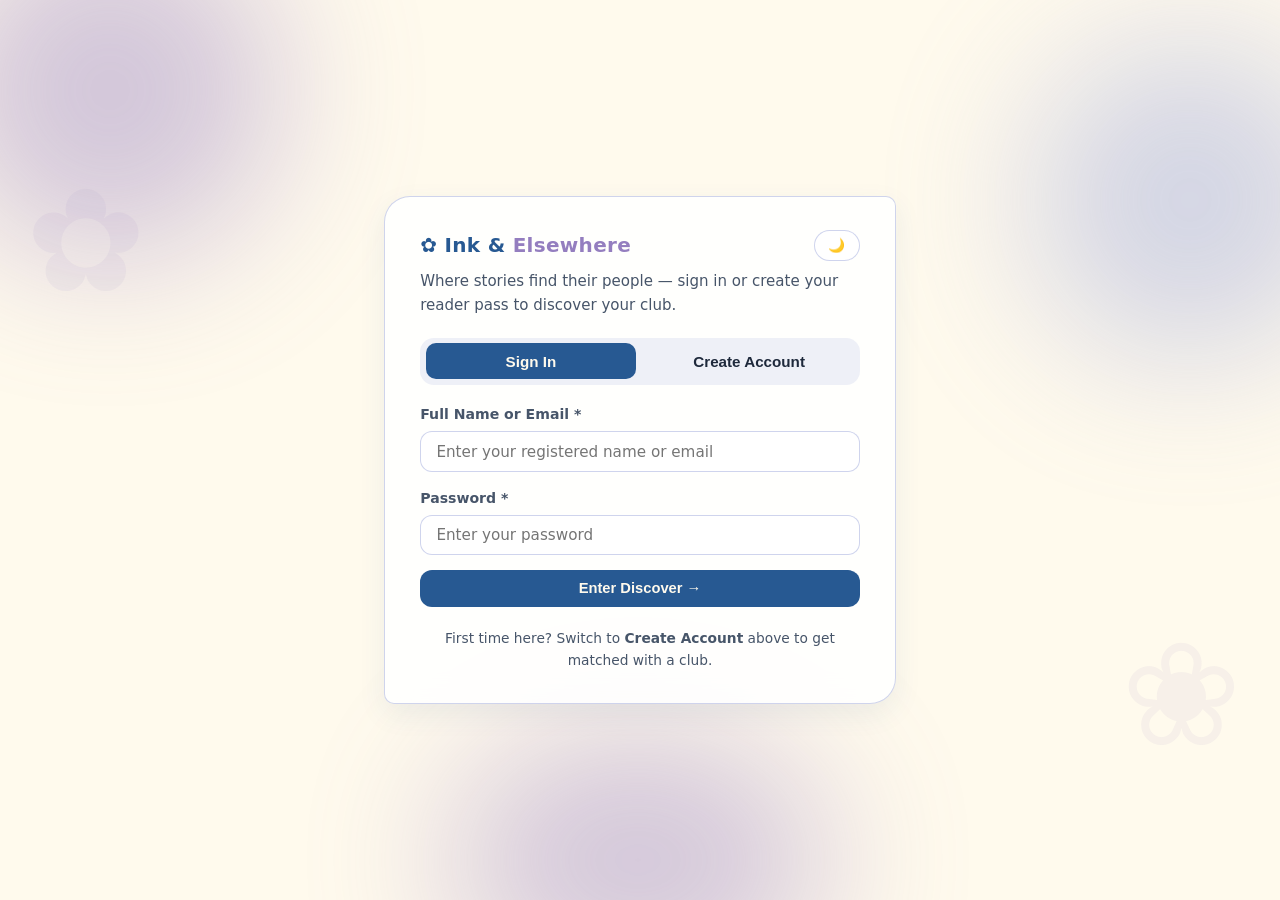
<file: index.html>
<!DOCTYPE html>
<html lang="en">
<head>
  <meta charset="UTF-8">
  <meta http-equiv="refresh" content="0; url=login.html">
  <title>Ink &amp; Elsewhere — Redirecting to Sign In</title>
  <script>
    window.location.replace("login.html");
  </script>
</head>
<body>
  <p>Opening <a href="login.html">Ink &amp; Elsewhere Sign In</a>...</p>
</body>
</html>
</file>
<file: style.css>
/* =========================================================
   Ink & Elsewhere — Global Stylesheet
   Palette: Vanilla Cloud (#FFFAED), Dusty Iris (#95A1D8),
            Atlantic Blue (#275992), Wisteria (#947EBF)
   Author: Tanzil
   ========================================================= */

:root {
  --bg-main: #FFFAED;
  --surface: rgba(255, 255, 255, 0.88);
  --surface-solid: #FFFFFF;
  --primary: #275992;
  --primary-hover: #1d4470;
  --accent: #95A1D8;
  --wisteria: #947EBF;
  --text-main: #1E293B;
  --text-muted: #475569;
  --border-soft: rgba(149, 161, 216, 0.45);
  --shadow-soft: 0 10px 28px rgba(39, 89, 146, 0.08);
}

body.dark-mode {
  --bg-main: #121526;
  --surface: rgba(28, 33, 56, 0.9);
  --surface-solid: #1C2138;
  --primary: #7FA4E0;
  --primary-hover: #9BB8EB;
  --accent: #95A1D8;
  --wisteria: #B39DDB;
  --text-main: #F1F5F9;
  --text-muted: #CBD5E1;
  --border-soft: rgba(149, 161, 216, 0.28);
  --shadow-soft: 0 12px 30px rgba(0, 0, 0, 0.35);
}

* {
  box-sizing: border-box;
  margin: 0;
  padding: 0;
}

body {
  font-family: "Segoe UI", system-ui, -apple-system, sans-serif;
  background-color: var(--bg-main);
  color: var(--text-main);
  line-height: 1.6;
  min-height: 100vh;
  position: relative;
  overflow-x: hidden;
  transition: background-color 0.3s ease, color 0.3s ease;
}

.hidden {
  display: none !important;
}

.visually-hidden {
  position: absolute;
  width: 1px;
  height: 1px;
  overflow: hidden;
  clip: rect(0, 0, 0, 0);
}

/* Blurred Floral Background Auras */
.floral-aura {
  position: fixed;
  border-radius: 50%;
  filter: blur(75px);
  z-index: -2;
  pointer-events: none;
  opacity: 0.42;
}

.aura-top-left {
  width: 340px;
  height: 340px;
  background: #947EBF;
  top: -80px;
  left: -60px;
}

.aura-top-right {
  width: 320px;
  height: 320px;
  background: #95A1D8;
  top: 40px;
  right: -70px;
}

.aura-bottom {
  width: 380px;
  height: 260px;
  background: #947EBF;
  bottom: -90px;
  left: 35%;
}

.flower-watermark {
  position: fixed;
  font-size: 9rem;
  color: var(--wisteria);
  opacity: 0.08;
  z-index: -1;
  pointer-events: none;
  user-select: none;
}

.flower-left {
  top: 14%;
  left: 2%;
}

.flower-right {
  bottom: 10%;
  right: 3%;
}

/* Floating Pill Navigation Bar */
header {
  padding: 1.1rem 1.5rem 0;
}

.nav {
  max-width: 1180px;
  margin: 0 auto;
  background: var(--surface);
  backdrop-filter: blur(10px);
  border: 1px solid var(--border-soft);
  border-radius: 999px;
  padding: 0.75rem 1.5rem;
  display: flex;
  align-items: center;
  justify-content: space-between;
  flex-wrap: wrap;
  gap: 0.9rem;
  box-shadow: var(--shadow-soft);
}

.logo {
  font-size: 1.25rem;
  font-weight: 700;
  color: var(--primary);
  letter-spacing: 0.3px;
}

.logo span {
  color: var(--wisteria);
}

.nav-links {
  list-style: none;
  display: flex;
  gap: 0.6rem;
  flex-wrap: wrap;
}

.nav-links a {
  text-decoration: none;
  color: var(--text-main);
  font-weight: 600;
  font-size: 0.95rem;
  padding: 0.45rem 1rem;
  border-radius: 999px;
  transition: all 0.2s ease;
}

.nav-links a:hover,
.nav-links a.active {
  background: var(--primary);
  color: #FFFAED;
}

body.dark-mode .nav-links a:hover,
body.dark-mode .nav-links a.active {
  color: #121526;
}

.nav-actions {
  display: flex;
  align-items: center;
  gap: 0.65rem;
  flex-wrap: wrap;
}

.user-pill {
  background: rgba(149, 161, 216, 0.22);
  border: 1px solid var(--border-soft);
  padding: 0.35rem 0.85rem;
  border-radius: 999px;
  font-size: 0.88rem;
  font-weight: 600;
}

.nav-status {
  font-size: 0.9rem;
  font-weight: 600;
}

.theme-btn,
.signout-btn {
  border: 1px solid var(--border-soft);
  background: var(--surface-solid);
  color: var(--text-main);
  padding: 0.4rem 0.85rem;
  border-radius: 999px;
  cursor: pointer;
  font-weight: 600;
  font-size: 0.85rem;
  transition: transform 0.15s ease, background 0.2s ease;
}

.theme-btn:hover {
  transform: scale(1.06);
}

.signout-btn:hover {
  background: #fee2e2;
  color: #991b1b;
  border-color: #fca5a5;
}

/* Main Container & Hero */
main {
  max-width: 1180px;
  margin: 1.75rem auto 3rem;
  padding: 0 1.5rem;
}

.hero {
  background: var(--surface);
  backdrop-filter: blur(8px);
  border: 1px solid var(--border-soft);
  border-radius: 22px;
  padding: 1.75rem 2rem;
  margin-bottom: 1.5rem;
  display: flex;
  justify-content: space-between;
  align-items: center;
  flex-wrap: wrap;
  gap: 1.25rem;
  box-shadow: var(--shadow-soft);
}

.hero h1 {
  color: var(--primary);
  font-size: 1.85rem;
  margin-bottom: 0.35rem;
}

.hero p {
  color: var(--text-muted);
  max-width: 600px;
}

.controls {
  display: flex;
  gap: 0.75rem;
  flex-wrap: wrap;
}

input[type="text"],
input[type="email"],
input[type="password"],
input[type="number"],
select,
textarea {
  font-family: inherit;
  font-size: 0.95rem;
  padding: 0.65rem 0.95rem;
  border-radius: 12px;
  border: 1px solid var(--border-soft);
  background: var(--surface-solid);
  color: var(--text-main);
  outline: none;
  transition: border-color 0.2s ease;
}

input:focus,
select:focus,
textarea:focus {
  border-color: var(--primary);
}

/* =========================================================
   LOGIN / CREATE ACCOUNT GATE (login.html)
   ========================================================= */
.auth-body {
  display: flex;
  align-items: center;
  justify-content: center;
  padding: 1.5rem;
}

.auth-wrapper {
  width: 100%;
  max-width: 560px;
  margin: 0 auto;
}

.auth-card {
  background: var(--surface);
  backdrop-filter: blur(12px);
  border: 1px solid var(--border-soft);
  border-radius: 26px 10px 26px 10px;
  padding: 2rem 2.2rem;
  box-shadow: var(--shadow-soft);
}

.auth-top-row {
  display: flex;
  justify-content: space-between;
  align-items: center;
  margin-bottom: 0.5rem;
}

.auth-tagline {
  color: var(--text-muted);
  font-size: 0.94rem;
  margin-bottom: 1.25rem;
}

.auth-tabs {
  display: grid;
  grid-template-columns: 1fr 1fr;
  gap: 0.5rem;
  background: rgba(149, 161, 216, 0.16);
  padding: 0.35rem;
  border-radius: 14px;
  margin-bottom: 1.15rem;
}

.auth-tab {
  border: none;
  background: transparent;
  color: var(--text-main);
  font-weight: 700;
  font-size: 0.95rem;
  padding: 0.6rem;
  border-radius: 10px;
  cursor: pointer;
  transition: all 0.2s ease;
}

.auth-tab.active {
  background: var(--primary);
  color: #FFFAED;
}

body.dark-mode .auth-tab.active {
  color: #121526;
}

.auth-message {
  font-size: 0.9rem;
  font-weight: 600;
  margin-bottom: 0.85rem;
  color: #b91c1c;
}

.auth-message.success {
  color: #15803d;
}

body.dark-mode .auth-message {
  color: #fca5a5;
}

body.dark-mode .auth-message.success {
  color: #86efac;
}

.password-hint {
  font-size: 0.8rem;
  color: var(--text-muted);
}

.auth-switch-hint {
  font-size: 0.86rem;
  color: var(--text-muted);
  text-align: center;
  margin-top: 0.35rem;
}

/* =========================================================
   DISCOVER PAGE: MATCH BANNER & 5 READING CIRCLES
   ========================================================= */
.interest-banner {
  background: rgba(148, 126, 191, 0.15);
  border: 1px solid var(--border-soft);
  border-radius: 16px;
  padding: 0.85rem 1.25rem;
  margin-bottom: 1.5rem;
  display: flex;
  justify-content: space-between;
  align-items: center;
  flex-wrap: wrap;
  gap: 0.75rem;
  font-size: 0.94rem;
}

.clubs-showcase {
  display: grid;
  grid-template-columns: repeat(auto-fit, minmax(210px, 1fr));
  gap: 1rem;
  margin-top: 0.75rem;
}

.club-pill-card {
  background: var(--surface-solid);
  border: 1px solid var(--border-soft);
  border-radius: 18px 6px 18px 6px;
  padding: 1.1rem;
  display: flex;
  flex-direction: column;
  justify-content: space-between;
  gap: 0.75rem;
  transition: transform 0.2s ease, border-color 0.2s ease;
}

.club-pill-card:hover {
  transform: translateY(-3px);
}

.club-pill-card.recommended-club {
  border: 2px solid var(--wisteria);
  box-shadow: 0 8px 20px rgba(148, 126, 191, 0.18);
}

.club-pill-card h3 {
  font-size: 1.05rem;
  color: var(--primary);
  margin-bottom: 0.2rem;
}

.club-vibe-tag {
  display: inline-block;
  font-size: 0.76rem;
  font-weight: 700;
  padding: 0.2rem 0.6rem;
  border-radius: 999px;
  background: rgba(148, 126, 191, 0.2);
  color: var(--wisteria);
  margin-bottom: 0.35rem;
}

/* Admin Collapsible Panel */
.admin-panel-wrapper {
  margin-bottom: 1.5rem;
}

.admin-details {
  background: var(--surface);
  border: 1px solid var(--border-soft);
  border-radius: 16px;
  padding: 0.9rem 1.3rem;
  box-shadow: var(--shadow-soft);
}

.admin-details summary {
  cursor: pointer;
  font-weight: 700;
  color: var(--primary);
}

.admin-form {
  margin-top: 1rem;
  display: flex;
  flex-direction: column;
  gap: 0.9rem;
}

.form-row {
  display: grid;
  grid-template-columns: repeat(auto-fit, minmax(210px, 1fr));
  gap: 0.9rem;
}

.form-group {
  display: flex;
  flex-direction: column;
  gap: 0.35rem;
}

.form-group label {
  font-size: 0.88rem;
  font-weight: 600;
  color: var(--text-muted);
}

/* Dashboard Two-Column Grid */
.dashboard {
  display: grid;
  grid-template-columns: 2.2fr 1fr;
  gap: 1.5rem;
  align-items: start;
}

.club-activities-grid {
  display: grid;
  grid-template-columns: repeat(auto-fit, minmax(320px, 1fr));
  gap: 1.5rem;
  margin-bottom: 1.5rem;
}

/* Book Grid & Cards */
.book-grid {
  display: grid;
  grid-template-columns: repeat(auto-fill, minmax(250px, 1fr));
  gap: 1.25rem;
}

.book-card,
.card-section,
.activity-panel {
  background: var(--surface);
  backdrop-filter: blur(8px);
  border: 1px solid var(--border-soft);
  border-radius: 20px 8px 20px 8px;
  padding: 1.35rem;
  box-shadow: var(--shadow-soft);
}

.book-card {
  display: flex;
  flex-direction: column;
  justify-content: space-between;
  gap: 0.85rem;
  transition: transform 0.2s ease, box-shadow 0.2s ease;
}

.book-card:hover {
  transform: translateY(-4px);
}

.card-section {
  margin-bottom: 1.5rem;
}

.card-section h2,
.activity-panel h2 {
  color: var(--primary);
  font-size: 1.25rem;
  margin-bottom: 0.4rem;
}

.section-sub {
  color: var(--text-muted);
  font-size: 0.92rem;
  margin-bottom: 0.85rem;
}

.card-top {
  display: flex;
  gap: 0.9rem;
  margin-bottom: 0.7rem;
}

.book-cover {
  width: 64px;
  height: 92px;
  object-fit: cover;
  border-radius: 10px;
  border: 1px solid var(--border-soft);
  flex-shrink: 0;
}

.book-info h3 {
  font-size: 1.02rem;
  color: var(--text-main);
  margin-bottom: 0.2rem;
}

.book-info p {
  font-size: 0.85rem;
  color: var(--text-muted);
}

.stars {
  color: #d97706;
  font-size: 0.88rem;
  margin-top: 0.2rem;
}

.genre-tag,
.reader-badge {
  display: inline-block;
  background: rgba(149, 161, 216, 0.24);
  color: var(--primary);
  font-size: 0.78rem;
  font-weight: 700;
  padding: 0.24rem 0.68rem;
  border-radius: 999px;
}

/* Buttons */
.join-btn {
  background: var(--primary);
  color: #FFFAED;
  border: none;
  border-radius: 12px;
  padding: 0.65rem 1.15rem;
  font-weight: 700;
  font-size: 0.92rem;
  cursor: pointer;
  transition: background 0.2s ease, transform 0.15s ease;
}

body.dark-mode .join-btn {
  color: #121526;
}

.join-btn:hover {
  background: var(--primary-hover);
}

.join-btn.joined {
  background: var(--wisteria);
  color: #FFFAED;
}

.secondary-btn {
  background: rgba(149, 161, 216, 0.25);
  color: var(--text-main);
  border: 1px solid var(--border-soft);
  border-radius: 12px;
  padding: 0.6rem 1.1rem;
  font-weight: 700;
  cursor: pointer;
}

.clear-btn {
  background: transparent;
  border: 1px solid var(--border-soft);
  color: var(--text-muted);
  padding: 0.35rem 0.75rem;
  border-radius: 8px;
  cursor: pointer;
  font-size: 0.82rem;
  font-weight: 600;
}

.clear-btn:hover {
  border-color: var(--primary);
  color: var(--primary);
}

/* Activity & Notifications */
.panel-header {
  display: flex;
  justify-content: space-between;
  align-items: center;
  flex-wrap: wrap;
  gap: 0.75rem;
  margin-bottom: 0.85rem;
}

.activity-list {
  list-style: none;
  display: flex;
  flex-direction: column;
  gap: 0.65rem;
}

.activity-list li {
  background: var(--surface-solid);
  border: 1px solid var(--border-soft);
  border-radius: 12px;
  padding: 0.65rem 0.85rem;
  font-size: 0.88rem;
}

/* =========================================================
   CLUB ROOM: COMPACT POMODORO, FULL-SCREEN CLOCK, SCHEDULE, QUIZ
   ========================================================= */
.compact-pomodoro {
  background: var(--surface-solid);
  border: 1px solid var(--border-soft);
  border-radius: 16px;
  padding: 0.75rem 1.1rem;
  display: flex;
  align-items: center;
  gap: 1rem;
  flex-wrap: wrap;
}

.compact-pomo-info {
  display: flex;
  flex-direction: column;
}

.pomo-label {
  font-size: 0.78rem;
  font-weight: 700;
  color: var(--text-muted);
}

.compact-time {
  font-size: 1.45rem;
  font-weight: 800;
  color: var(--primary);
  font-variant-numeric: tabular-nums;
}

.compact-pomo-actions {
  display: flex;
  gap: 0.5rem;
}

/* Full-Screen Distraction-Free Clock Overlay */
.fullscreen-pomo {
  position: fixed;
  inset: 0;
  background: #121526;
  color: #FFFAED;
  z-index: 9999;
  display: flex;
  flex-direction: column;
  align-items: center;
  justify-content: center;
  gap: 2rem;
}

.fullscreen-clock {
  font-size: clamp(4.5rem, 18vw, 11rem);
  font-weight: 800;
  letter-spacing: 4px;
  color: #FFFAED;
  font-variant-numeric: tabular-nums;
}

.fullscreen-controls {
  display: flex;
  gap: 1rem;
}

.fs-exit-btn {
  color: #CBD5E1;
  border-color: rgba(203, 213, 225, 0.35);
}

.schedule-builder-form {
  display: grid;
  grid-template-columns: repeat(auto-fit, minmax(150px, 1fr));
  gap: 0.65rem;
  margin-bottom: 1rem;
}

.table-wrapper {
  overflow-x: auto;
}

.schedule-table {
  width: 100%;
  border-collapse: collapse;
  margin-top: 0.5rem;
  font-size: 0.92rem;
}

.schedule-table caption {
  font-weight: 700;
  color: var(--text-muted);
  margin-bottom: 0.5rem;
  text-align: left;
}

.schedule-table th,
.schedule-table td {
  border: 1px solid var(--border-soft);
  padding: 0.7rem 0.85rem;
  text-align: left;
}

.schedule-table th {
  background: rgba(39, 89, 146, 0.12);
  color: var(--primary);
}

.quiz-fieldset {
  border: 1px solid var(--border-soft);
  border-radius: 12px;
  padding: 0.8rem 1rem;
  margin-bottom: 0.85rem;
}

.quiz-fieldset legend {
  font-weight: 700;
  font-size: 0.92rem;
  padding: 0 0.35rem;
}

.quiz-fieldset label {
  display: block;
  margin-top: 0.4rem;
  font-size: 0.9rem;
  cursor: pointer;
}

.status-note {
  margin-top: 0.75rem;
  font-weight: 700;
  color: var(--primary);
}

.discussion-list {
  display: flex;
  flex-direction: column;
  gap: 0.8rem;
}

.review-card {
  background: var(--surface-solid);
  border: 1px solid var(--border-soft);
  border-radius: 14px;
  padding: 0.9rem 1rem;
}

.review-meta {
  font-size: 0.86rem;
  color: var(--text-muted);
  margin-bottom: 0.4rem;
}

.review-card blockquote {
  border-left: 3px solid var(--wisteria);
  padding-left: 0.75rem;
  font-style: italic;
}

/* =========================================================
   PROFILE PAGE & MULTI-BOOK PROGRESS TRACKER
   ========================================================= */
.profile-header-box {
  display: flex;
  align-items: center;
  gap: 1.1rem;
  margin-bottom: 1.1rem;
}

.avatar-circle {
  width: 64px;
  height: 64px;
  border-radius: 50%;
  background: linear-gradient(135deg, var(--primary), var(--wisteria));
  color: #FFFAED;
  font-size: 1.65rem;
  font-weight: 800;
  display: flex;
  align-items: center;
  justify-content: center;
  flex-shrink: 0;
}

.multi-progress-grid {
  display: grid;
  grid-template-columns: repeat(auto-fit, minmax(260px, 1fr));
  gap: 1rem;
  margin-top: 1rem;
}

.book-progress-card {
  background: var(--surface-solid);
  border: 1px solid var(--border-soft);
  border-radius: 14px;
  padding: 1rem;
  display: flex;
  flex-direction: column;
  gap: 0.5rem;
}

.book-progress-card h4 {
  color: var(--primary);
  font-size: 1rem;
}

.book-progress-card progress {
  width: 100%;
  height: 15px;
  accent-color: var(--wisteria);
}

.inline-page-update {
  display: flex;
  gap: 0.45rem;
  align-items: center;
  margin-top: 0.35rem;
}

.inline-page-update input {
  width: 85px;
  padding: 0.4rem 0.6rem;
  font-size: 0.85rem;
}

.badge-row {
  display: flex;
  gap: 0.55rem;
  flex-wrap: wrap;
}

.stacked-form {
  display: flex;
  flex-direction: column;
  gap: 0.9rem;
}

.checkbox-label {
  display: flex;
  align-items: center;
  gap: 0.5rem;
  font-size: 0.9rem;
  cursor: pointer;
}

/* Footer */
.site-footer {
  max-width: 1180px;
  margin: 0 auto 2rem;
  padding: 1.25rem 1.5rem;
  text-align: center;
  color: var(--text-muted);
  font-size: 0.9rem;
  border-top: 1px solid var(--border-soft);
}

.site-footer a {
  color: var(--primary);
  font-weight: 600;
  text-decoration: none;
}

@media (max-width: 860px) {
  .dashboard {
    grid-template-columns: 1fr;
  }
}
</file>
